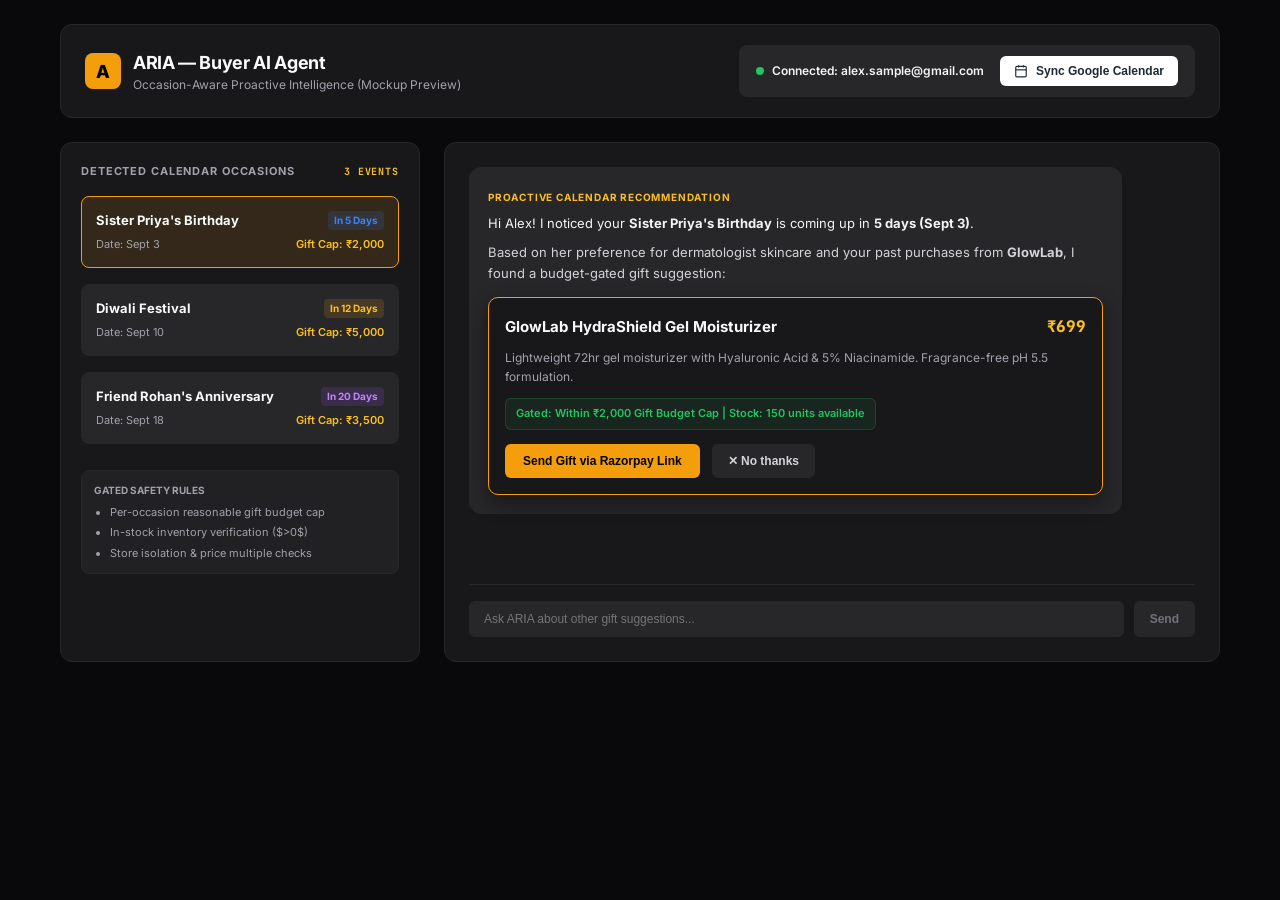
<file: future_scope_occasion_gifting.html>
<!DOCTYPE html>
<html lang="en">

<head>
  <meta charset="UTF-8">
  <meta name="viewport" content="width=device-width, initial-scale=1.0">
  <title>ARIA — Future Scope: Occasion-Aware Gifting (Conceptual Mockup)</title>
  <link rel="preconnect" href="https://fonts.googleapis.com">
  <link rel="preconnect" href="https://fonts.gstatic.com" crossorigin>
  <link
    href="https://fonts.googleapis.com/css2?family=Inter:wght@400;500;600;700;800&family=JetBrains+Mono:wght@500;600&display=swap"
    rel="stylesheet">
  <style>
    :root {
      --bg-base: #09090b;
      --bg-surface: #18181b;
      --bg-input: #27272a;
      --border-default: 1px solid #27272a;
      --amber-500: #f59e0b;
      --amber-400: #fbbf24;
      --amber-900: rgba(245, 158, 11, 0.12);
      --zinc-50: #fafafa;
      --zinc-100: #f4f4f5;
      --zinc-300: #d4d4d8;
      --zinc-400: #a1a1aa;
      --zinc-500: #71717a;
      --zinc-600: #52525b;
      --zinc-800: #27272a;
      --zinc-900: #18181b;
      --blue-500: #3b82f6;
      --green-500: #22c55e;
      --red-500: #ef4444;
      --font-sans: 'Inter', -apple-system, BlinkMacSystemFont, sans-serif;
      --font-mono: 'JetBrains Mono', monospace;
    }

    * {
      box-sizing: border-box;
      margin: 0;
      padding: 0;
    }

    body {
      background: var(--bg-base);
      color: var(--zinc-100);
      font-family: var(--font-sans);
      min-height: 100vh;
      display: flex;
      flex-direction: column;
      line-height: 1.5;
      padding: 0;
      overflow-x: hidden;
    }

    /* Top Persistent Future Scope Warning Banner */
    .future-banner {
      background: linear-gradient(90deg, #b45309 0%, #d97706 50%, #b45309 100%);
      color: #ffffff;
      padding: 10px 20px;
      text-align: center;
      font-size: 12px;
      font-weight: 700;
      letter-spacing: 0.05em;
      text-transform: uppercase;
      display: flex;
      align-items: center;
      justify-content: center;
      gap: 10px;
      box-shadow: 0 4px 12px rgba(0, 0, 0, 0.5);
      position: sticky;
      top: 0;
      z-index: 100;
    }

    .future-banner span.badge-pill {
      background: #000000;
      color: var(--amber-400);
      padding: 2px 8px;
      border-radius: 4px;
      font-size: 10px;
      font-weight: 800;
      font-family: var(--font-mono);
    }

    /* Container Layout */
    .app-container {
      max-width: 1200px;
      margin: 24px auto;
      padding: 0 20px;
      width: 100%;
      flex: 1;
    }

    /* Header Bar */
    .header-bar {
      display: flex;
      align-items: center;
      justify-content: space-between;
      padding: 20px 24px;
      background: var(--bg-surface);
      border: var(--border-default);
      border-radius: 12px;
      margin-bottom: 24px;
    }

    .brand-title {
      display: flex;
      align-items: center;
      gap: 12px;
    }

    .brand-avatar {
      width: 36px;
      height: 36px;
      border-radius: 8px;
      background: var(--amber-500);
      color: #000;
      display: flex;
      align-items: center;
      justify-content: center;
      font-weight: 800;
      font-size: 18px;
    }

    .brand-text h1 {
      font-size: 18px;
      font-weight: 700;
      color: var(--zinc-50);
      letter-spacing: -0.02em;
    }

    .brand-text p {
      font-size: 12px;
      color: var(--zinc-400);
    }

    /* Calendar Integration Toggle Box */
    .calendar-toggle-box {
      display: flex;
      align-items: center;
      gap: 16px;
      background: var(--bg-input);
      padding: 10px 16px;
      border-radius: 8px;
      border: 1px solid var(--zinc-800);
    }

    .calendar-status {
      display: flex;
      align-items: center;
      gap: 8px;
      font-size: 12px;
      font-weight: 600;
    }

    .status-dot {
      width: 8px;
      height: 8px;
      border-radius: 50%;
      background: var(--green-500);
    }

    .btn-google {
      background: #ffffff;
      color: #1f2937;
      border: none;
      padding: 8px 14px;
      border-radius: 6px;
      font-weight: 600;
      font-size: 12px;
      cursor: pointer;
      display: flex;
      align-items: center;
      gap: 8px;
      transition: all 0.2s;
    }

    .btn-google:hover {
      background: #f3f4f6;
    }

    /* Grid Layout */
    .grid-layout {
      display: grid;
      grid-template-columns: 360px 1fr;
      gap: 24px;
    }

    /* Left Sidebar: Upcoming Events */
    .sidebar-panel {
      background: var(--bg-surface);
      border: var(--border-default);
      border-radius: 12px;
      padding: 20px;
      display: flex;
      flex-direction: column;
      gap: 16px;
    }

    .panel-header {
      font-size: 11px;
      font-weight: 700;
      text-transform: uppercase;
      letter-spacing: 0.08em;
      color: var(--zinc-400);
      display: flex;
      align-items: center;
      justify-content: space-between;
    }

    .event-card {
      background: var(--bg-input);
      border: 1px solid var(--zinc-800);
      border-radius: 8px;
      padding: 14px;
      cursor: pointer;
      transition: all 0.2s;
    }

    .event-card:hover,
    .event-card.active {
      border-color: var(--amber-500);
      background: var(--amber-900);
    }

    .event-card-header {
      display: flex;
      align-items: center;
      justify-content: space-between;
      margin-bottom: 6px;
    }

    .event-title {
      font-size: 13px;
      font-weight: 700;
      color: var(--zinc-50);
    }

    .event-days {
      font-size: 10px;
      font-weight: 700;
      padding: 2px 6px;
      border-radius: 4px;
      background: rgba(59, 130, 246, 0.15);
      color: var(--blue-500);
    }

    .event-meta {
      font-size: 11px;
      color: var(--zinc-400);
      display: flex;
      justify-content: space-between;
    }

    /* Right Main Panel: Agent Proactive Chat */
    .chat-panel {
      background: var(--bg-surface);
      border: var(--border-default);
      border-radius: 12px;
      padding: 24px;
      display: flex;
      flex-direction: column;
      justify-content: space-between;
      min-height: 520px;
    }

    .chat-messages {
      display: flex;
      flex-direction: column;
      gap: 18px;
    }

    .chat-bubble {
      padding: 18px;
      border-radius: 12px;
      max-width: 90%;
      font-size: 13px;
      line-height: 1.6;
      position: relative;
    }

    .chat-bubble-ai {
      background: var(--bg-input);
      border: 1px solid var(--zinc-800);
      align-self: flex-start;
      color: var(--zinc-100);
    }

    .ai-badge {
      display: inline-flex;
      align-items: center;
      gap: 6px;
      font-size: 10px;
      font-weight: 700;
      color: var(--amber-400);
      text-transform: uppercase;
      letter-spacing: 0.08em;
      margin-bottom: 8px;
    }

    /* Product Card inside Chat */
    .product-recommendation-card {
      margin-top: 14px;
      background: #18181b;
      border: 1px solid var(--amber-500);
      border-radius: 10px;
      padding: 16px;
      box-shadow: 0 8px 20px rgba(0, 0, 0, 0.4);
    }

    .product-header {
      display: flex;
      justify-content: space-between;
      align-items: center;
      margin-bottom: 8px;
    }

    .product-name {
      font-size: 15px;
      font-weight: 700;
      color: var(--zinc-50);
    }

    .product-price {
      font-size: 16px;
      font-weight: 800;
      font-family: var(--font-mono);
      color: var(--amber-400);
    }

    .product-desc {
      font-size: 12px;
      color: var(--zinc-400);
      margin-bottom: 12px;
    }

    /* Gating Badge */
    .gating-tag {
      display: inline-flex;
      align-items: center;
      gap: 6px;
      padding: 6px 10px;
      background: rgba(34, 197, 94, 0.08);
      border: 1px solid rgba(34, 197, 94, 0.2);
      border-radius: 6px;
      font-size: 11px;
      font-weight: 600;
      color: var(--green-500);
      margin-bottom: 14px;
    }

    /* Action Buttons */
    .action-btn-group {
      display: flex;
      gap: 12px;
    }

    .btn-action-primary {
      background: var(--amber-500);
      color: #000;
      font-weight: 700;
      font-size: 12px;
      padding: 10px 18px;
      border-radius: 6px;
      border: none;
      cursor: pointer;
      display: flex;
      align-items: center;
      gap: 6px;
      transition: all 0.2s;
    }

    .btn-action-primary:hover {
      background: var(--amber-400);
    }

    .btn-action-secondary {
      background: var(--zinc-800);
      color: var(--zinc-300);
      font-weight: 600;
      font-size: 12px;
      padding: 10px 16px;
      border-radius: 6px;
      border: 1px solid var(--zinc-700);
      cursor: pointer;
    }

    /* Modal Styling */
    .modal-overlay {
      position: fixed;
      top: 0;
      left: 0;
      right: 0;
      bottom: 0;
      background: rgba(0, 0, 0, 0.8);
      backdrop-filter: blur(4px);
      display: none;
      align-items: center;
      justify-content: center;
      z-index: 200;
    }

    .modal-box {
      background: var(--bg-surface);
      border: var(--border-default);
      border-radius: 12px;
      padding: 28px;
      max-width: 480px;
      width: 100%;
      box-shadow: 0 20px 40px rgba(0, 0, 0, 0.6);
    }
  </style>
</head>

<body>

  <!-- Top Persistent Future Scope Disclaimer Banner -->


  <div class="app-container">

    <!-- Header Bar with Calendar Toggle -->
    <header class="header-bar">
      <div class="brand-title">
        <div class="brand-avatar">A</div>
        <div class="brand-text">
          <h1>ARIA — Buyer AI Agent</h1>
          <p>Occasion-Aware Proactive Intelligence (Mockup Preview)</p>
        </div>
      </div>

      <div class="calendar-toggle-box">
        <div class="calendar-status">
          <span class="status-dot" id="calendarDot"></span>
          <span id="calendarStatusText">Connected: alex.sample@gmail.com</span>
        </div>
        <button class="btn-google" id="toggleCalendarBtn" onclick="toggleCalendar()">
          <svg width="14" height="14" viewBox="0 0 24 24" fill="none" stroke="currentColor" stroke-width="2">
            <path d="M19 4H5a2 2 0 0 0-2 2v14a2 2 0 0 0 2 2h14a2 2 0 0 0 2-2V6a2 2 0 0 0-2-2z"></path>
            <line x1="16" y1="2" x2="16" y2="6"></line>
            <line x1="8" y1="2" x2="8" y2="6"></line>
            <line x1="3" y1="10" x2="21" y2="10"></line>
          </svg>
          <span id="btnGoogleText">Sync Google Calendar</span>
        </button>
      </div>
    </header>

    <!-- Main Grid -->
    <div class="grid-layout">

      <!-- Left Column: Upcoming Events Timeline -->
      <aside class="sidebar-panel">
        <div class="panel-header">
          <span>Detected Calendar Occasions</span>
          <span style="font-size: 10px; color: var(--amber-400); font-family: var(--font-mono);">3 EVENTS</span>
        </div>

        <!-- Event 1: Sister's Birthday -->
        <div class="event-card active" id="eventCard1" onclick="selectEvent(1)">
          <div class="event-card-header">
            <span class="event-title"> Sister Priya's Birthday</span>
            <span class="event-days">In 5 Days</span>
          </div>
          <div class="event-meta">
            <span>Date: Sept 3</span>
            <span style="color: var(--amber-400); font-weight: 600;">Gift Cap: ₹2,000</span>
          </div>
        </div>

        <!-- Event 2: Diwali Festival -->
        <div class="event-card" id="eventCard2" onclick="selectEvent(2)">
          <div class="event-card-header">
            <span class="event-title"> Diwali Festival</span>
            <span class="event-days" style="background: rgba(245,158,11,0.15); color: var(--amber-400);">In 12
              Days</span>
          </div>
          <div class="event-meta">
            <span>Date: Sept 10</span>
            <span style="color: var(--amber-400); font-weight: 600;">Gift Cap: ₹5,000</span>
          </div>
        </div>

        <!-- Event 3: Best Friend's Anniversary -->
        <div class="event-card" id="eventCard3" onclick="selectEvent(3)">
          <div class="event-card-header">
            <span class="event-title"> Friend Rohan's Anniversary</span>
            <span class="event-days" style="background: rgba(168,85,247,0.15); color: #c084fc;">In 20 Days</span>
          </div>
          <div class="event-meta">
            <span>Date: Sept 18</span>
            <span style="color: var(--amber-400); font-weight: 600;">Gift Cap: ₹3,500</span>
          </div>
        </div>

        <!-- Bounded Rules Box -->
        <div
          style="margin-top: 10px; padding: 12px; background: rgba(39,39,42,0.6); border-radius: 8px; border: var(--border-default);">
          <div
            style="font-size: 10px; font-weight: 700; text-transform: uppercase; color: var(--zinc-400); margin-bottom: 6px;">
            Gated Safety Rules
          </div>
          <ul
            style="font-size: 11px; color: var(--zinc-400); padding-left: 16px; display: flex; flex-direction: column; gap: 4px;">
            <li>Per-occasion reasonable gift budget cap</li>
            <li>In-stock inventory verification ($>0$)</li>
            <li>Store isolation &amp; price multiple checks</li>
          </ul>
        </div>
      </aside>

      <!-- Right Column: Proactive Agent Chat Bubble -->
      <main class="chat-panel">
        <div class="chat-messages" id="chatMessages">

          <!-- AI Proactive Message -->
          <div class="chat-bubble chat-bubble-ai" id="aiBubbleContent">
            <div class="ai-badge">
              <span> PROACTIVE CALENDAR RECOMMENDATION</span>
            </div>
            <p id="aiGreeting">
              Hi Alex! I noticed your <strong>Sister Priya's Birthday</strong> is coming up in <strong>5 days (Sept
                3)</strong>.
            </p>
            <p style="margin-top: 8px; color: var(--zinc-300);" id="aiReasoning">
              Based on her preference for dermatologist skincare and your past purchases from <strong>GlowLab</strong>,
              I found a budget-gated gift suggestion:
            </p>

            <!-- Product Card -->
            <div class="product-recommendation-card">
              <div class="product-header">
                <span class="product-name" id="prodName">GlowLab HydraShield Gel Moisturizer</span>
                <span class="product-price" id="prodPrice">₹699</span>
              </div>
              <p class="product-desc" id="prodDesc">
                Lightweight 72hr gel moisturizer with Hyaluronic Acid &amp; 5% Niacinamide. Fragrance-free pH 5.5
                formulation.
              </p>

              <!-- Safety Gate Badge -->
              <div class="gating-tag" id="gatingTag">
                <span> Gated: Within ₹2,000 Gift Budget Cap | Stock: 150 units available</span>
              </div>

              <!-- Action Buttons -->
              <div class="action-btn-group">
                <button class="btn-action-primary" onclick="triggerGiftModal()">
                  <span> Send Gift via Razorpay Link</span>
                </button>
                <button class="btn-action-secondary" onclick="cancelGift()">
                  <span>✕ No thanks</span>
                </button>
              </div>
            </div>
          </div>

        </div>

        <!-- Chat Input Mock -->
        <div style="display: flex; gap: 10px; margin-top: 20px; padding-top: 16px; border-top: var(--border-default);">
          <input type="text" placeholder="Ask ARIA about other gift suggestions..."
            style="flex: 1; background: var(--bg-input); border: 1px solid var(--zinc-800); border-radius: 6px; padding: 10px 14px; color: var(--zinc-50); font-size: 12px;"
            disabled>
          <button
            style="background: var(--zinc-800); color: var(--zinc-500); border: none; border-radius: 6px; padding: 0 16px; font-weight: 600; font-size: 12px; cursor: not-allowed;">Send</button>
        </div>
      </main>

    </div>
  </div>

  <!-- Modal Overlay for Simulated Razorpay Link -->
  <div class="modal-overlay" id="giftModal">
    <div class="modal-box">
      <div
        style="display: flex; align-items: center; justify-content: space-between; margin-bottom: 16px; padding-bottom: 12px; border-bottom: var(--border-default);">
        <div style="font-weight: 700; font-size: 15px; color: var(--zinc-50);">💳 Razorpay Payment Link Generated</div>
        <span
          style="font-size: 10px; background: rgba(34,197,94,0.15); color: #4ade80; font-weight: 700; padding: 2px 6px; border-radius: 4px;">TEST
          MODE</span>
      </div>

      <div style="font-size: 13px; color: var(--zinc-300); margin-bottom: 12px;">
        ARIA generated a gift checkout payment link for <strong id="modalProdName">GlowLab HydraShield Gel
          Moisturizer</strong>:
      </div>

      <div
        style="padding: 12px; background: var(--bg-input); border-radius: 8px; font-family: var(--font-mono); font-size: 11px; color: #60a5fa; word-break: break-all; margin-bottom: 16px;">
        https://localhost:8000/pay/plink_gifting_demo_01
      </div>

      <div
        style="display: flex; justify-content: space-between; align-items: center; font-size: 13px; font-weight: 700; margin-bottom: 20px;">
        <span>Total Payable Amount:</span>
        <span style="color: var(--amber-400); font-size: 16px; font-family: var(--font-mono);"
          id="modalPrice">₹699</span>
      </div>

      <button onclick="closeGiftModal()"
        style="width: 100%; padding: 12px; background: var(--amber-500); color: #000; font-weight: 700; border: none; border-radius: 6px; cursor: pointer; font-size: 13px;">
        Close Simulation Modal
      </button>
    </div>
  </div>

  <script>
    const eventData = {
      1: {
        name: "Sister Priya's Birthday",
        days: "5 days (Sept 3)",
        reasoning: "Based on her preference for dermatologist skincare and your past purchases from <strong>GlowLab</strong>, I found a budget-gated gift suggestion:",
        prodName: "GlowLab HydraShield Gel Moisturizer",
        prodPrice: "₹699",
        prodDesc: "Lightweight 72hr gel moisturizer with Hyaluronic Acid & 5% Niacinamide. Fragrance-free pH 5.5 formulation.",
        gating: "🛡️ Gated: Within ₹2,000 Gift Budget Cap | Stock: 150 units available"
      },
      2: {
        name: "Diwali Festival",
        days: "12 days (Sept 10)",
        reasoning: "For home festival celebrations, here is a popular audio setup gift recommendation from <strong>SonicWave</strong>:",
        prodName: "Marshall Stanmore III Wireless Speaker",
        prodPrice: "₹4,999",
        prodDesc: "Iconic home audio speaker with wider soundstage, 80W Class D amplification, Bluetooth 5.2 LE audio.",
        gating: "🛡️ Gated: Within ₹5,000 Festival Budget Cap | Stock: 18 units available"
      },
      3: {
        name: "Friend Rohan's Anniversary",
        days: "20 days (Sept 18)",
        reasoning: "For an anniversary gift in desk accessories from <strong>DeskCraft</strong>:",
        prodName: "DeskCraft Ergonomic Bamboo Monitor Arm",
        prodPrice: "₹3,499",
        prodDesc: "Gas-spring adjustable desk monitor arm for 17-34 inch displays with solid bamboo finish.",
        gating: "🛡️ Gated: Within ₹3,500 Gift Budget Cap | Stock: 35 units available"
      }
    };

    function selectEvent(id) {
      document.querySelectorAll('.event-card').forEach(c => c.classList.remove('active'));
      document.getElementById(`eventCard${id}`).classList.add('active');

      const data = eventData[id];
      document.getElementById('aiGreeting').innerHTML = `Hi Alex! I noticed your <strong>${data.name}</strong> is coming up in <strong>${data.days}</strong>.`;
      document.getElementById('aiReasoning').innerHTML = data.reasoning;
      document.getElementById('prodName').textContent = data.prodName;
      document.getElementById('prodPrice').textContent = data.prodPrice;
      document.getElementById('prodDesc').textContent = data.prodDesc;
      document.getElementById('gatingTag').innerHTML = `<span>${data.gating}</span>`;
    }

    let isConnected = true;
    function toggleCalendar() {
      isConnected = !isConnected;
      const dot = document.getElementById('calendarDot');
      const text = document.getElementById('calendarStatusText');
      const btnText = document.getElementById('btnGoogleText');

      if (isConnected) {
        dot.style.background = 'var(--green-500)';
        text.textContent = 'Connected: alex.sample@gmail.com';
        btnText.textContent = 'Disconnect Calendar';
      } else {
        dot.style.background = 'var(--zinc-600)';
        text.textContent = 'Calendar Sync Paused';
        btnText.textContent = 'Sync Google Calendar';
      }
    }

    function triggerGiftModal() {
      const activeCard = document.querySelector('.event-card.active');
      const activeId = activeCard ? activeCard.id.replace('eventCard', '') : 1;
      const data = eventData[activeId];

      document.getElementById('modalProdName').textContent = data.prodName;
      document.getElementById('modalPrice').textContent = data.prodPrice;
      document.getElementById('giftModal').style.display = 'flex';
    }

    function closeGiftModal() {
      document.getElementById('giftModal').style.display = 'none';
    }

    function cancelGift() {
      alert("Gift recommendation dismissed for this occasion.");
    }
  </script>
</body>

</html>
</file>
